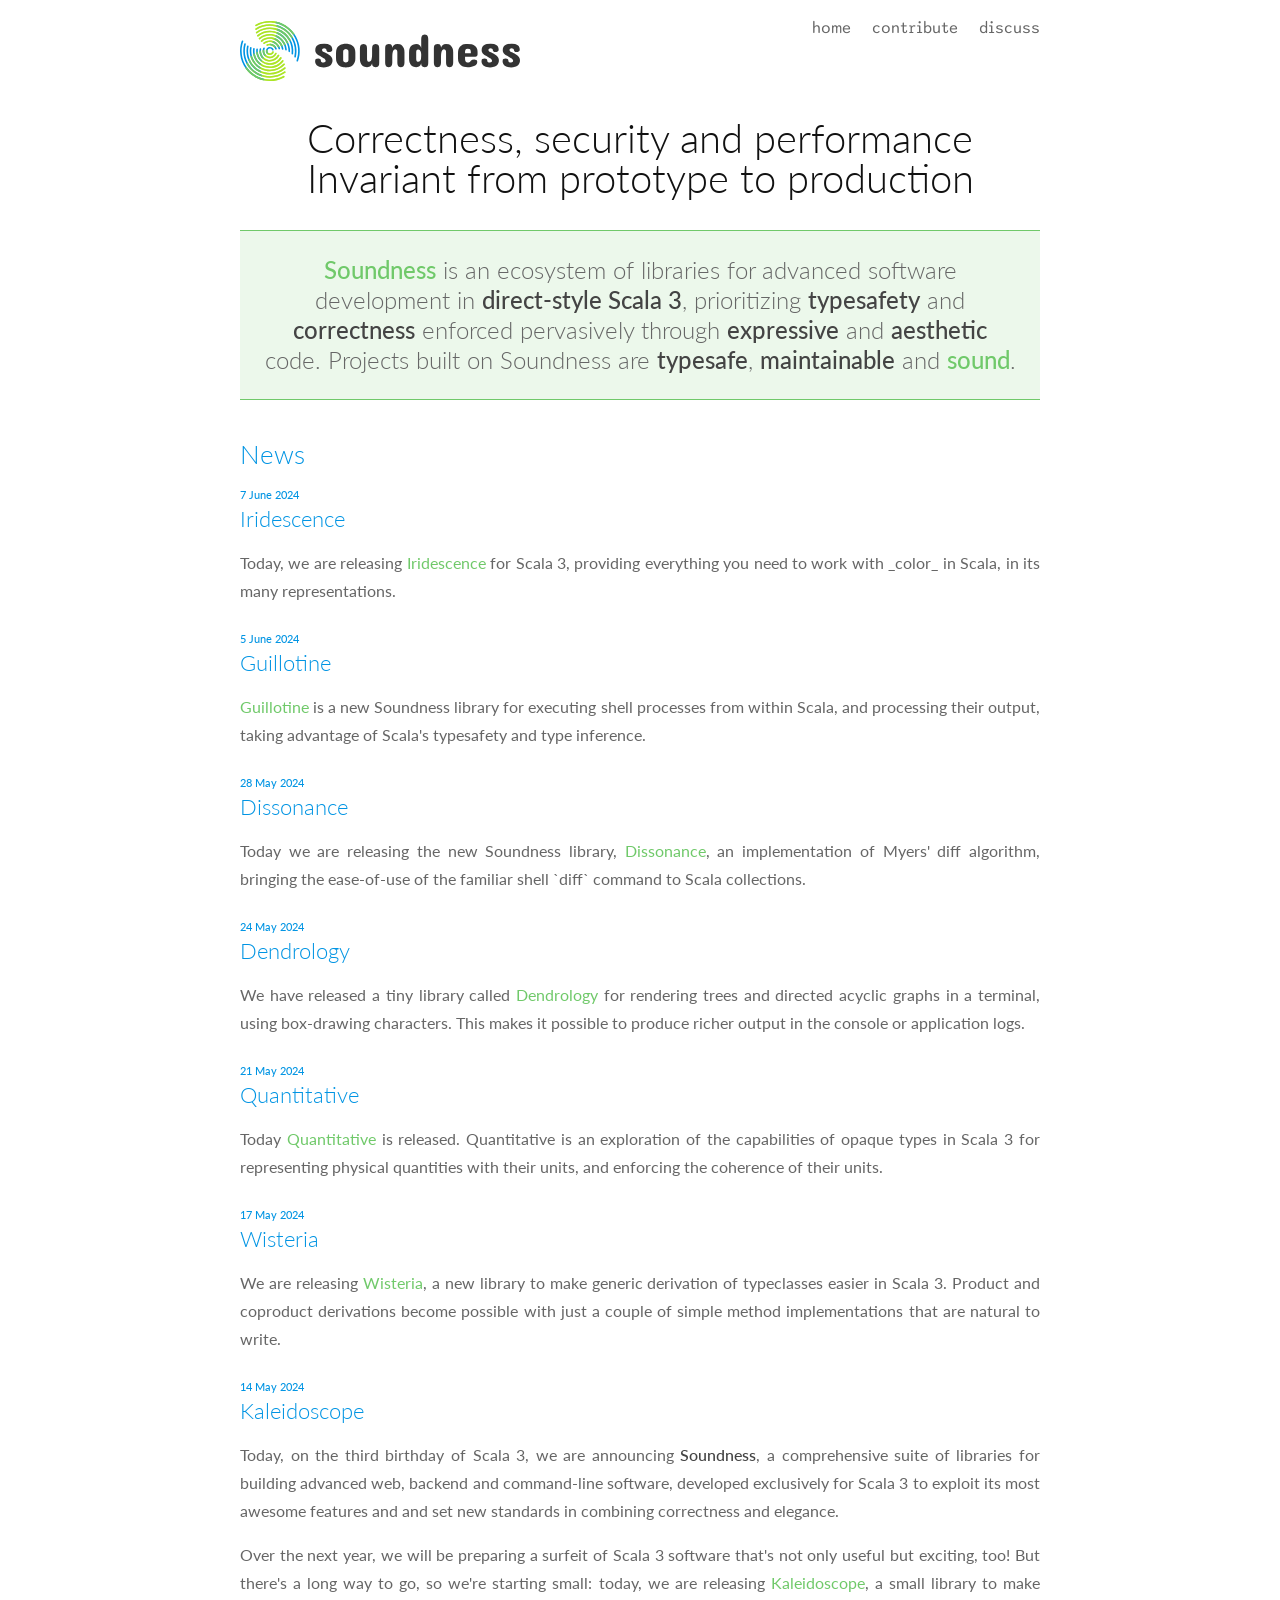
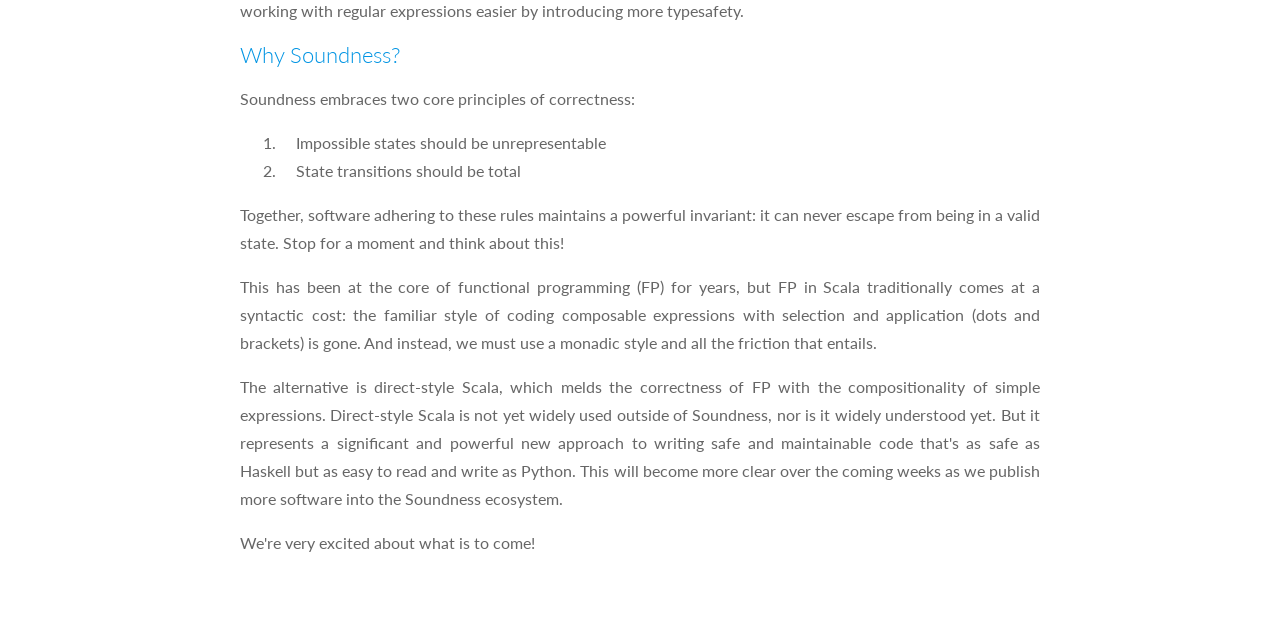
<file: index.html>
<!doctype html>
<html>
    <head>
        <title>Soundness</title>
        <meta charset="utf-8" />
        <link rel="stylesheet" href="styles.css" />
        <link rel="icon" type="image/x-icon" href="/images/logo2.svg" />
    </head>
    <body>
        <nav>
            <ul>
                <li><a href="/">home</a></li>
                <li>
                    <a href="https://github.com/propensive/soundness"
                        >contribute</a
                    >
                </li>
                <li>
                    <a href="https://discord.com/invite/MBUrkTgMnA">discuss</a>
                </li>
            </ul>
        </nav>
        <main>
            <h1>
                Correctness, security and performance<br />Invariant from
                prototype to production
            </h1>
            <section>
                <p class="intro">
                    <b class="highlight">Soundness</b> is an ecosystem of
                    libraries for advanced software development in
                    <b>direct-style Scala 3</b>, prioritizing
                    <b>typesafety</b> and <b>correctness</b> enforced
                    pervasively through <b>expressive</b> and
                    <b>aesthetic</b> code. Projects built on Soundness are
                    <b>typesafe</b>, <b>maintainable</b> and
                    <b class="highlight">sound</b>.
                </p>
            </section>
            <h2>News</h2>
            <h3><span class="date">7 June 2024<br></span>Iridescence</h3>
            <p>
                Today, we are releasing <a href="/iridescence">Iridescence</a> for Scala 3, providing everything you need to work with _color_ in Scala, in its many representations.
	    </p>
            <h3><span class="date">5 June 2024<br></span>Guillotine</h3>
            <p>
                <a href="/guillotine">Guillotine</a> is a new Soundness library for executing shell processes from within Scala, and processing their output, taking advantage of Scala's typesafety and type inference.
	    </p>
            <h3><span class="date">28 May 2024<br></span>Dissonance</h3>
            <p>
		Today we are releasing the new Soundness library, <a
		href="/dissonance">Dissonance</a>, an implementation of Myers'
		diff algorithm, bringing the ease-of-use of the familiar shell
		`diff` command to Scala collections.
	    </p>
            <h3><span class="date">24 May 2024<br></span>Dendrology</h3>
            <p>
		We have released a tiny library called <a
		href="/dendrology">Dendrology</a> for rendering trees and
		directed acyclic graphs in a terminal, using box-drawing
		characters. This makes it possible to produce richer output in
		the console or application logs.</p>
            <h3><span class="date">21 May 2024<br></span>Quantitative</h3>
            <p>
                Today <a href="/quantitative">Quantitative</a> is released. Quantitative
		is an exploration of the capabilities of opaque types in Scala 3 for
		representing physical quantities with their units, and
		enforcing the coherence of their units.
	    </p>
            <h3><span class="date">17 May 2024<br></span>Wisteria</h3>
            <p>
                We are releasing <a href="/wisteria">Wisteria</a>, a new library
                to make generic derivation of typeclasses easier in Scala 3.
                Product and coproduct derivations become possible with just a
                couple of simple method implementations that are natural to
                write.
            </p>
            <h3><span class="date">14 May 2024<br></span>Kaleidoscope</h3>
            <p>
                Today, on the third birthday of Scala 3, we are announcing
                <b>Soundness</b>, a comprehensive suite of libraries for
                building advanced web, backend and command-line software,
                developed exclusively for Scala 3 to exploit its most awesome
                features and and set new standards in combining correctness and
                elegance.
            </p>
            <p>
                Over the next year, we will be preparing a surfeit of Scala 3
                software that's not only useful but exciting, too! But there's a
                long way to go, so we're starting small: today, we are releasing
                <a href="/kaleidoscope">Kaleidoscope</a>, a small library to
                make working with regular expressions easier by introducing more
                typesafety.
            </p>
            <h3>Why Soundness?</h3>
            <p>Soundness embraces two core principles of correctness:</p>
            <ol>
                <li>Impossible states should be unrepresentable</li>
                <li>State transitions should be total</li>
            </ol>
            <p>
                Together, software adhering to these rules maintains a powerful
                invariant: it can never escape from being in a valid state. Stop
                for a moment and think about this!
            </p>
            <p>
                This has been at the core of functional programming (FP) for
                years, but FP in Scala traditionally comes at a syntactic cost:
                the familiar style of coding composable expressions with
                selection and application (dots and brackets) is gone. And
                instead, we must use a monadic style and all the friction that
                entails.
            </p>
            <p>
                The alternative is direct-style Scala, which melds the
                correctness of FP with the compositionality of simple
                expressions. Direct-style Scala is not yet widely used outside
                of Soundness, nor is it widely understood yet. But it represents
                a significant and powerful new approach to writing safe and
                maintainable code that's as safe as Haskell but as easy to read
                and write as Python. This will become more clear over the coming
                weeks as we publish more software into the Soundness ecosystem.
            </p>
            <p>We're very excited about what is to come!</p>
        </main>
    </body>
</html>
</file>
<file: styles.css>
@import url('https://fonts.googleapis.com/css2?family=Sono:wght,MONO@200..800,0..1&display=swap');
@import url('https://fonts.googleapis.com/css2?family=Lato:ital,wght@0,100;0,300;0,400;0,700;0,900;1,100;1,300;1,400;1,700;1,900&display=swap');
body { margin: 0; font-family: Lato; line-height: 1.75; font-size: min(16px, calc(1.2vw + 4px)); color: #666666; font-variation-settings: "MONO" 0; text-size-adjust: none; }
b { color: #444444; font-weight: 500; }
a { color: #70c96aff; text-decoration: none; }
a:hover { color: #70c96acc; text-decoration: underline; }
pre { font-family: Sono; background-color: #331033; color: #cb8; border-top: solid 1px black; border-bottom: solid 1px black; font-size: 0.9rem; font-variation-settings: "MONO" 1; padding: 0.8em 1em; margin: 1em -1em; border-radius: 0.4em; line-height: 1.3em; overflow-x: auto; }
p { text-align: justify; }
p img { width: 16em; float: right; margin: 0 -1em 0 1em; shape-outside: circle(); }
h1 { color: #111; font-size: 2.5em; line-height: 1; text-align: center; font-weight: 300; }
h2 { color: #0094e3; font-size: 1.6em; font-weight: 300; margin: 0; }
h3 { color: #0094e3; font-size: 1.4em; font-weight: 300; margin: 0; line-height: 1.25; }
h4 { color: #0094e3; font-size: 1.2em; font-weight: 300; margin: 0; }
.date { font-size: 0.5em; font-weight: 450; }
.intro { font-size: 1.5em; line-height: 1.25; text-align: center; font-weight: 300; }
.highlight { color: #70c96aff; }
code { font-family: Sono; font-variation-settings: "MONO" 1; font-size: 0.95em; background-color: #abe52b22; padding: 0 0.1em; border: solid 1px #abe52b55; border-radius: 0.2em; }
nav { font-family: Sono; padding: 0 0 0 0; right: 0; background-image: url('images/logo.svg'); background-repeat: no-repeat; background-size: 17.5rem; background-position: calc(50vw - min(800px, 90vw)/2) 10px; height: 5rem; }
nav ul { padding: 0; text-align: right; margin: 0.7rem calc(50vw - min(800px, 90vw)/2) 0.5rem 0; }
nav li { display: inline-block; margin: 0.2rem 0 0 1rem; border-bottom: solid 1px transparent; transition: ease-in-out 0.1s all; }
nav li:hover { border-bottom: solid 0.1rem #70c96a; }
nav li a { line-height; 2; text-decoration: none !important; color: inherit; transition: ease-in-out 0.1s all; }
section { border: solid 0.04rem #70c96aff; background-color: #70c96a22; border-left: none; border-right: none; padding: 0 1.4rem; margin: 2em 0; }
main { width: min(800px, 90vw); margin: 0 auto 0; padding: 0 0 3em 0; }
main li { padding-left: 1em; }

@media (max-device-width: 480px) {
  body { text-size-adjust: 133%; }
  nav { height: 12.5em; background-size: 80vw; background-position-y: 2em; }
}

@media (prefers-color-scheme: dark) {
  body { background-color: #111; color: #cccccc; }
  h1 { color: #eee; }
  nav { background-image: url('images/logo-dark.svg'); }
  .intro { color: #ccc; }
  b { color: #fff; }
}

table { border-top: solid 0.1em #333; border-bottom: solid 0.1em #333; margin: 0 -0.6em; }
thead { border-bottom: solid 0.1em #333; }
td, th { padding: 0.2em 0.6em; }
</file>
